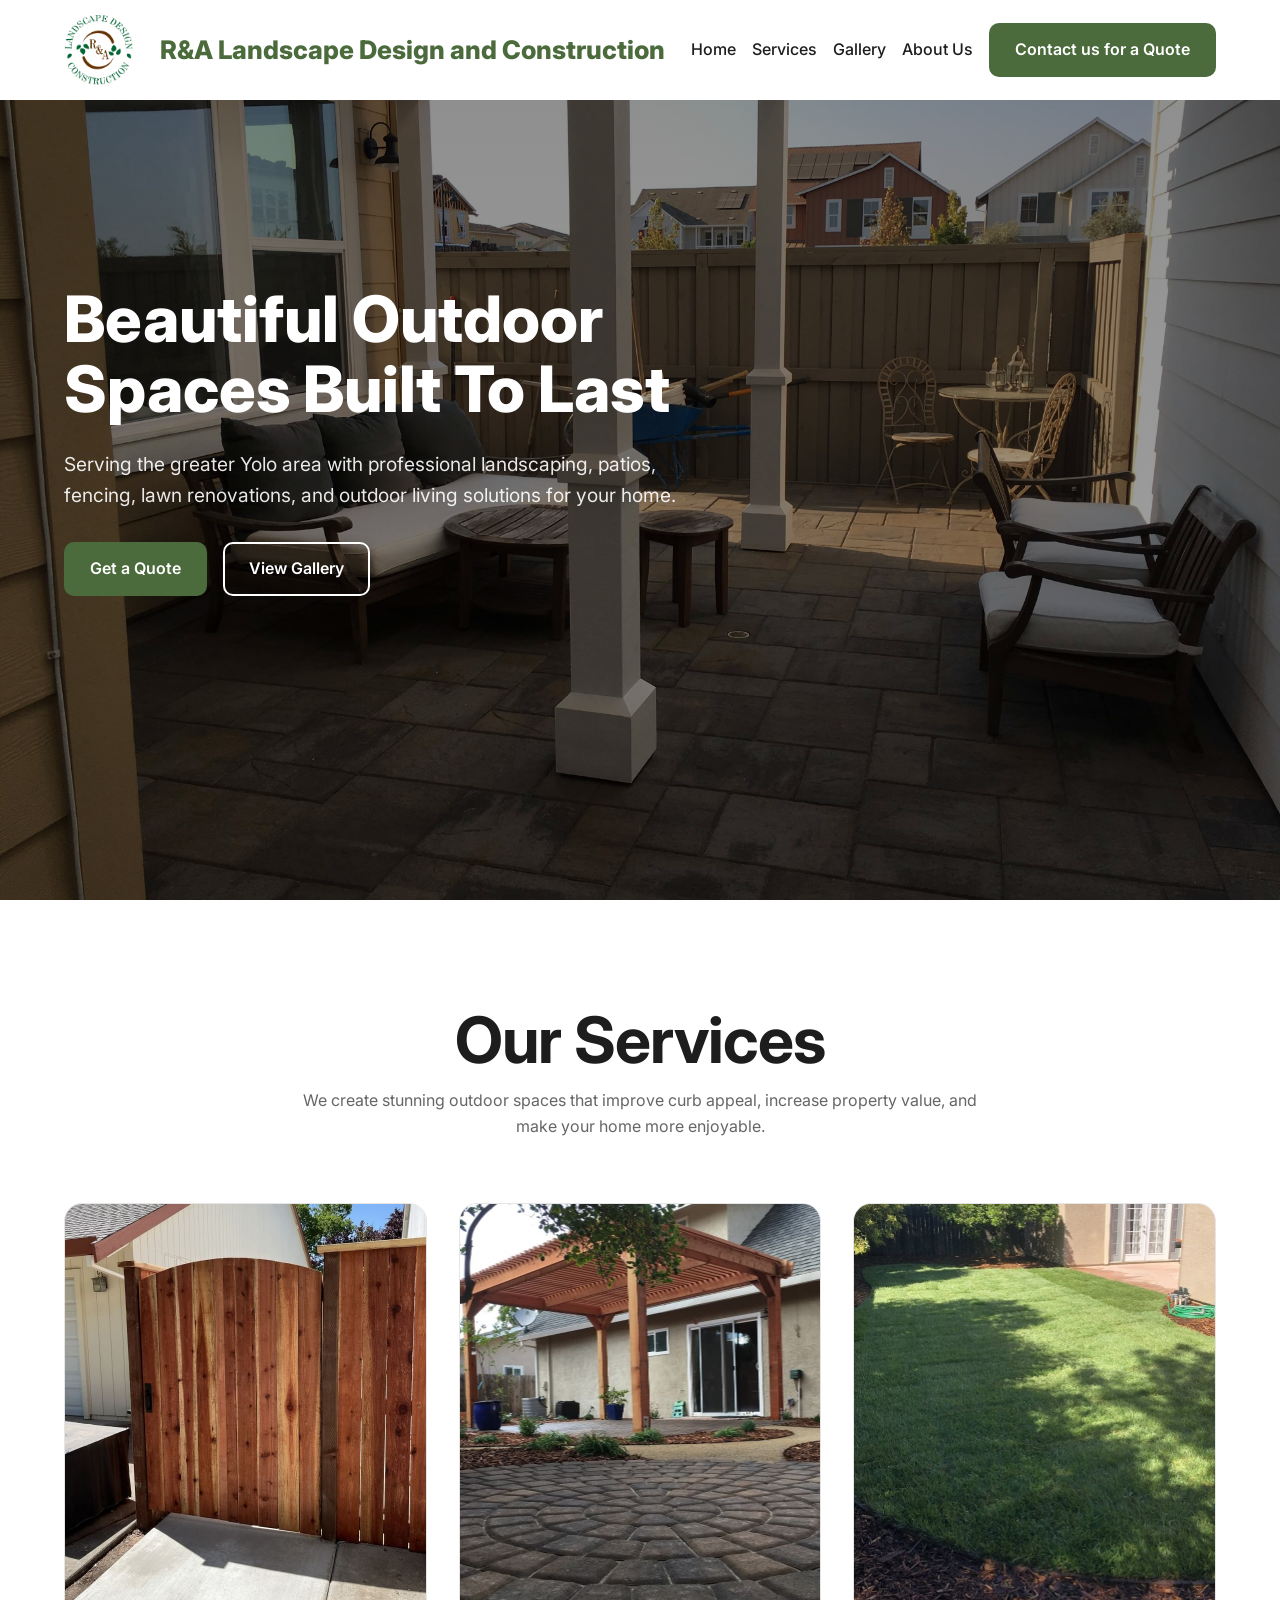
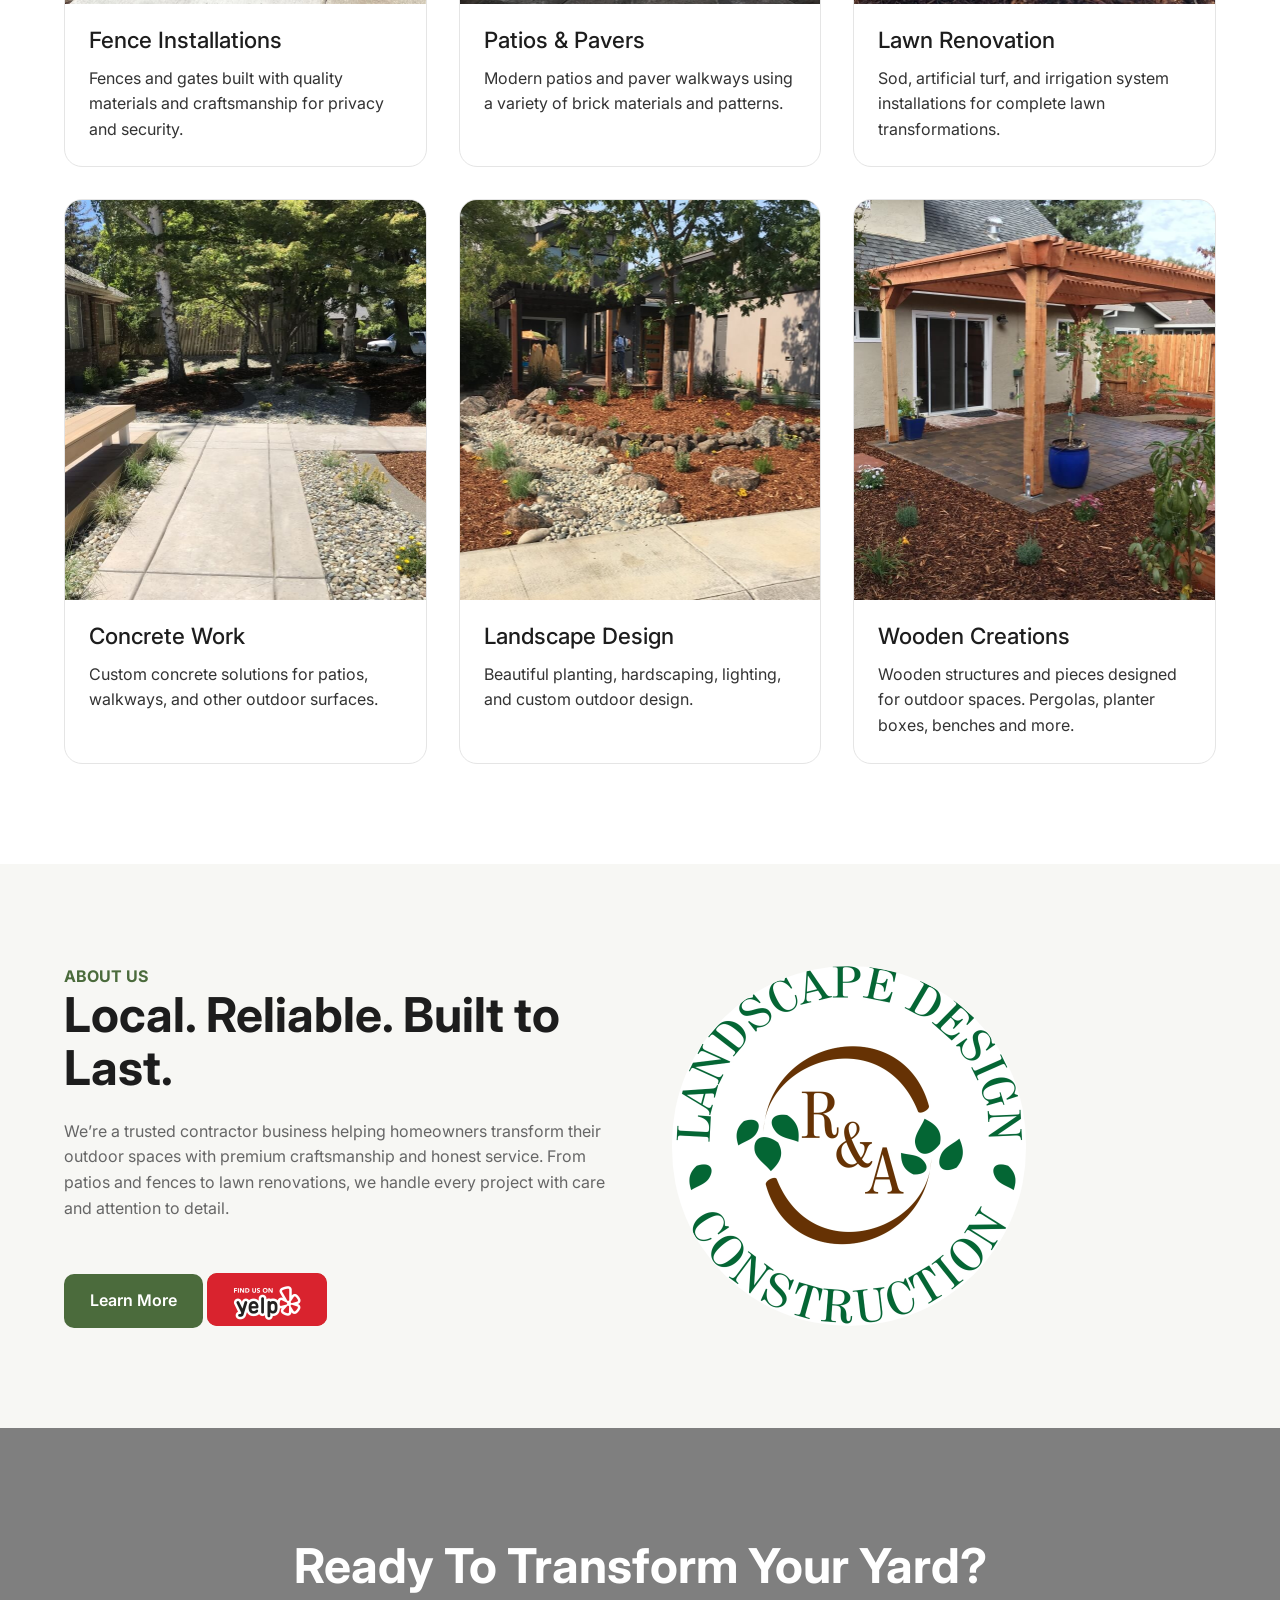
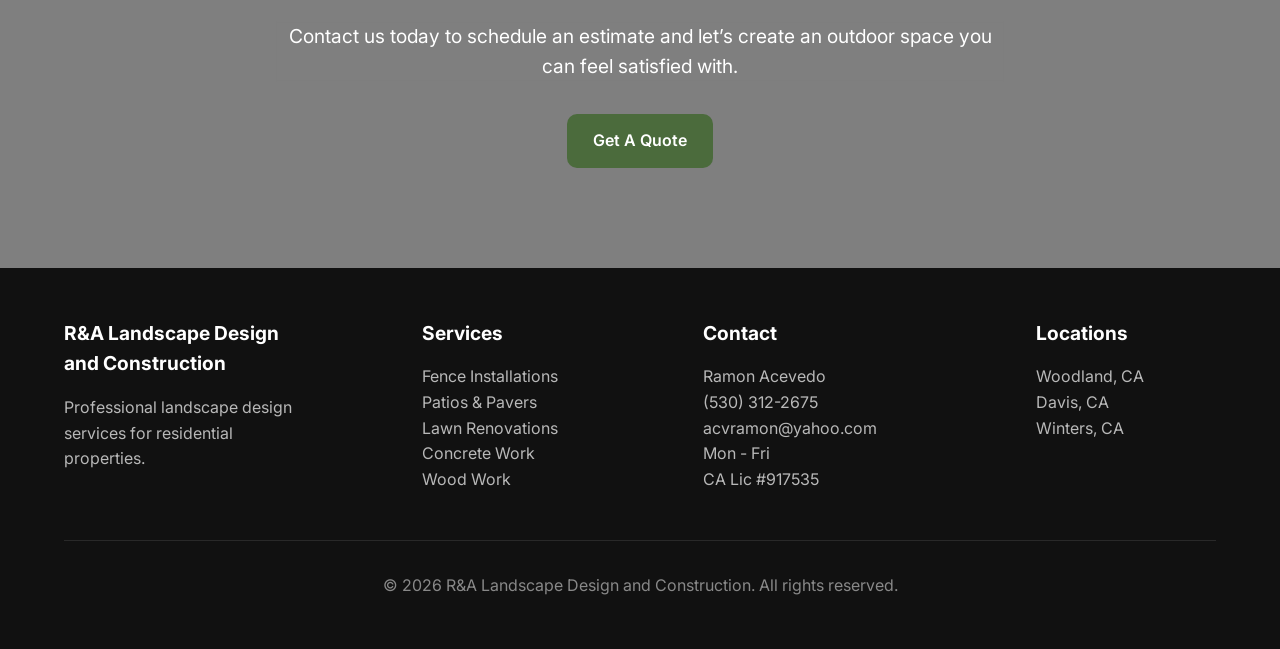
<file: Website/index.html>
<!doctype html>
<html lang="en">
  <head>
    <meta charset="UTF-8" />
    <meta name="viewport" content="width=device-width, initial-scale=1.0" />
    <title>R&A Landscape Design and Construction | Woodland, Davis, & Winters, CA</title>
    <link rel="icon" type="image/x-icon" href="assets/logoicon2.ico" />

    <!-- Google Fonts -->
    <link rel="preconnect" href="https://fonts.googleapis.com" />
    <link rel="preconnect" href="https://fonts.gstatic.com" crossorigin />

    <link
      href="https://fonts.googleapis.com/css2?family=Inter:wght@400;500;600;700;800&display=swap"
      rel="stylesheet"
    />

    <!-- CSS -->
    <link rel="stylesheet" href="css/styles.css" />
  </head>

  <body>
    <!-- HEADER -->
    <header>
      <div class="container navbar">
        <div class="logoimg">
          <img src="assets/img/landscape.png" alt="Company Logo" />
        </div>
        <div class="logo">R&A Landscape Design and Construction</div>

        <button class="nav-toggle" aria-label="Toggle navigation" aria-expanded="false">
          <span></span>
          <span></span>
          <span></span>
        </button>

        <div class="nav-actions">
          <ul class="nav-links">
            <li><a href="index.html">Home</a></li>
            <li><a href="index.html#services">Services</a></li>
            <li><a href="gallery.html">Gallery</a></li>
            <li><a href="about.html">About Us</a></li>
          </ul>

          <a href="quotes.html" class="btn">Contact us for a Quote</a>
        </div>
      </div>
    </header>

    <!-- HERO -->
    <section class="hero">
      <div class="container">
        <div class="hero-content">
          <h1>Beautiful Outdoor Spaces Built To Last</h1>

          <p>
            Serving the greater Yolo area with professional landscaping, patios, fencing, lawn renovations, and
            outdoor living solutions for your home.
          </p>

          <div class="hero-buttons">
            <a href="quotes.html" class="btn">Get a Quote</a>
            <a href="gallery.html" class="btn-outline" style="text-align: center;">View Gallery</a>
          </div>
        </div>
      </div>
    </section>

    <!-- SERVICES -->
    <section id="services">
      <div class="container">
        <div class="section-title">
          <h2>Our Services</h2>

          <p>
            We create stunning outdoor spaces that improve curb appeal, increase
            property value, and make your home more enjoyable.
          </p>
        </div>

        <div class="services-grid">
          <div class="service-card">
            <img
              src="./assets/img/fence2.jpg"
              alt="Redwood Fence Installation"
            />

            <div class="service-content">
              <h3>Fence Installations</h3>

              <p>
                Fences and gates built with quality
                materials and craftsmanship for privacy and security.
              </p>
            </div>
          </div>

          <div class="service-card">
            <img
              src="./assets/img/circularpavers.jpg"
              alt="Paver Brick Patio Installation"
            />

            <div class="service-content">
              <h3>Patios & Pavers</h3>

              <p>
                Modern patios and paver walkways using a variety of brick materials and patterns.
              </p>
            </div>
          </div>

          <div class="service-card">
            <img
              src="./assets/img/newsod.jpg"
              alt="Lawn Renovation with Sod Installation"
            />

            <div class="service-content">
              <h3>Lawn Renovation</h3>

              <p>
                Sod, artificial turf, and irrigation system installations for complete lawn
                transformations.
              </p>
            </div>
          </div>

          <div class="service-card">
            <img
              src="./assets/img/concretework.jpg"
              alt="Concrete Pathway Installation"
            />

            <div class="service-content">
              <h3>Concrete Work</h3>

              <p>
                Custom concrete solutions for patios, walkways, and other outdoor surfaces.
              </p>
            </div>
          </div>

          <div class="service-card">
            <img
              src="./assets/img/riverrock.jpg"
              alt="Redesigned front yard"
            />

            <div class="service-content">
              <h3>Landscape Design</h3>

              <p>
                Beautiful planting, hardscaping, lighting, and custom outdoor
                design.
              </p>
            </div>
          </div>

          <div class="service-card">
            <img
              src="./assets/img/woodwork.jpg"
              alt="Wooden Creations"
            />

            <div class="service-content">
              <h3>Wooden Creations</h3>

              <p>
                Wooden structures and pieces designed for outdoor spaces. Pergolas, planter boxes, benches and more.
              </p>
            </div>
          </div>
        </div>
      </div>
    </section>

    <!-- ABOUT -->
    <section class="about">
      <div class="container about-wrapper">
        <div class="about-text">
          <span class="about-label">ABOUT US</span>

          <h2>Local. Reliable. Built to Last.</h2>

          <p>
            We’re a trusted contractor business helping homeowners transform
            their outdoor spaces with premium craftsmanship and honest service.
            From patios and fences to lawn renovations, we handle every project
            with care and attention to detail.
          </p>

          <a href="about.html" class="btn" style="max-width: 140.15px;">Learn More</a>
          <a href="https://www.yelp.com/biz/r-and-a-landscape-design-and-construction-woodland?osq=Landscaping&override_cta=Request+pricing+%26+availability" target="_blank" rel="noopener noreferrer" class="yelp-btn"><img src="assets/img/yelp.png" alt="Yelp button"></a>
        </div>

        <div>
          <img
            src="assets/img/landscape.png"
            alt="about us image"
          />
        </div>
      </div>
    </section>

    <!-- CTA -->
    <section class="cta">
      <div class="container">
        <h2>Ready To Transform Your Yard?</h2>

        <p>
          Contact us today to schedule an estimate and let’s create an outdoor space
          you can feel satisfied with.
        </p>

        <a href="quotes.html" class="btn">Get A  Quote</a>
      </div>
    </section>

    <!-- FOOTER -->
    <footer>
      <div class="container">
        <div class="footer-grid">
          <div class="footer-col">
            <h4>R&A Landscape Design and Construction</h4>

            <p>
              Professional landscape design services for
              residential properties.
            </p>
          </div>

          <div class="footer-col">
            <h4>Services</h4>

            <p>Fence Installations</p>
            <p>Patios & Pavers</p>
            <p>Lawn Renovations</p>
            <p>Concrete Work</p>
            <p>Wood Work</p>
          </div>

          <div class="footer-col">
            <h4>Contact</h4>

            <p>Ramon Acevedo</p>
            <p>(530) 312-2675</p>
            <p>acvramon@yahoo.com</p>
            <p>Mon - Fri</p>
            <p>CA Lic #917535</p>
          </div>

          <div class="footer-col">
            <h4>Locations</h4>

            <p>Woodland, CA</p>
            <p>Davis, CA</p>
            <p>Winters, CA</p>
          </div>
        </div>

        <div class="footer-bottom">
          © 2026 R&A Landscape Design and Construction. All rights reserved.
        </div>
      </div>
    </footer>

    <!-- JS -->
    <script src="js/scripts.js"></script>
  </body>
</html>
</file>
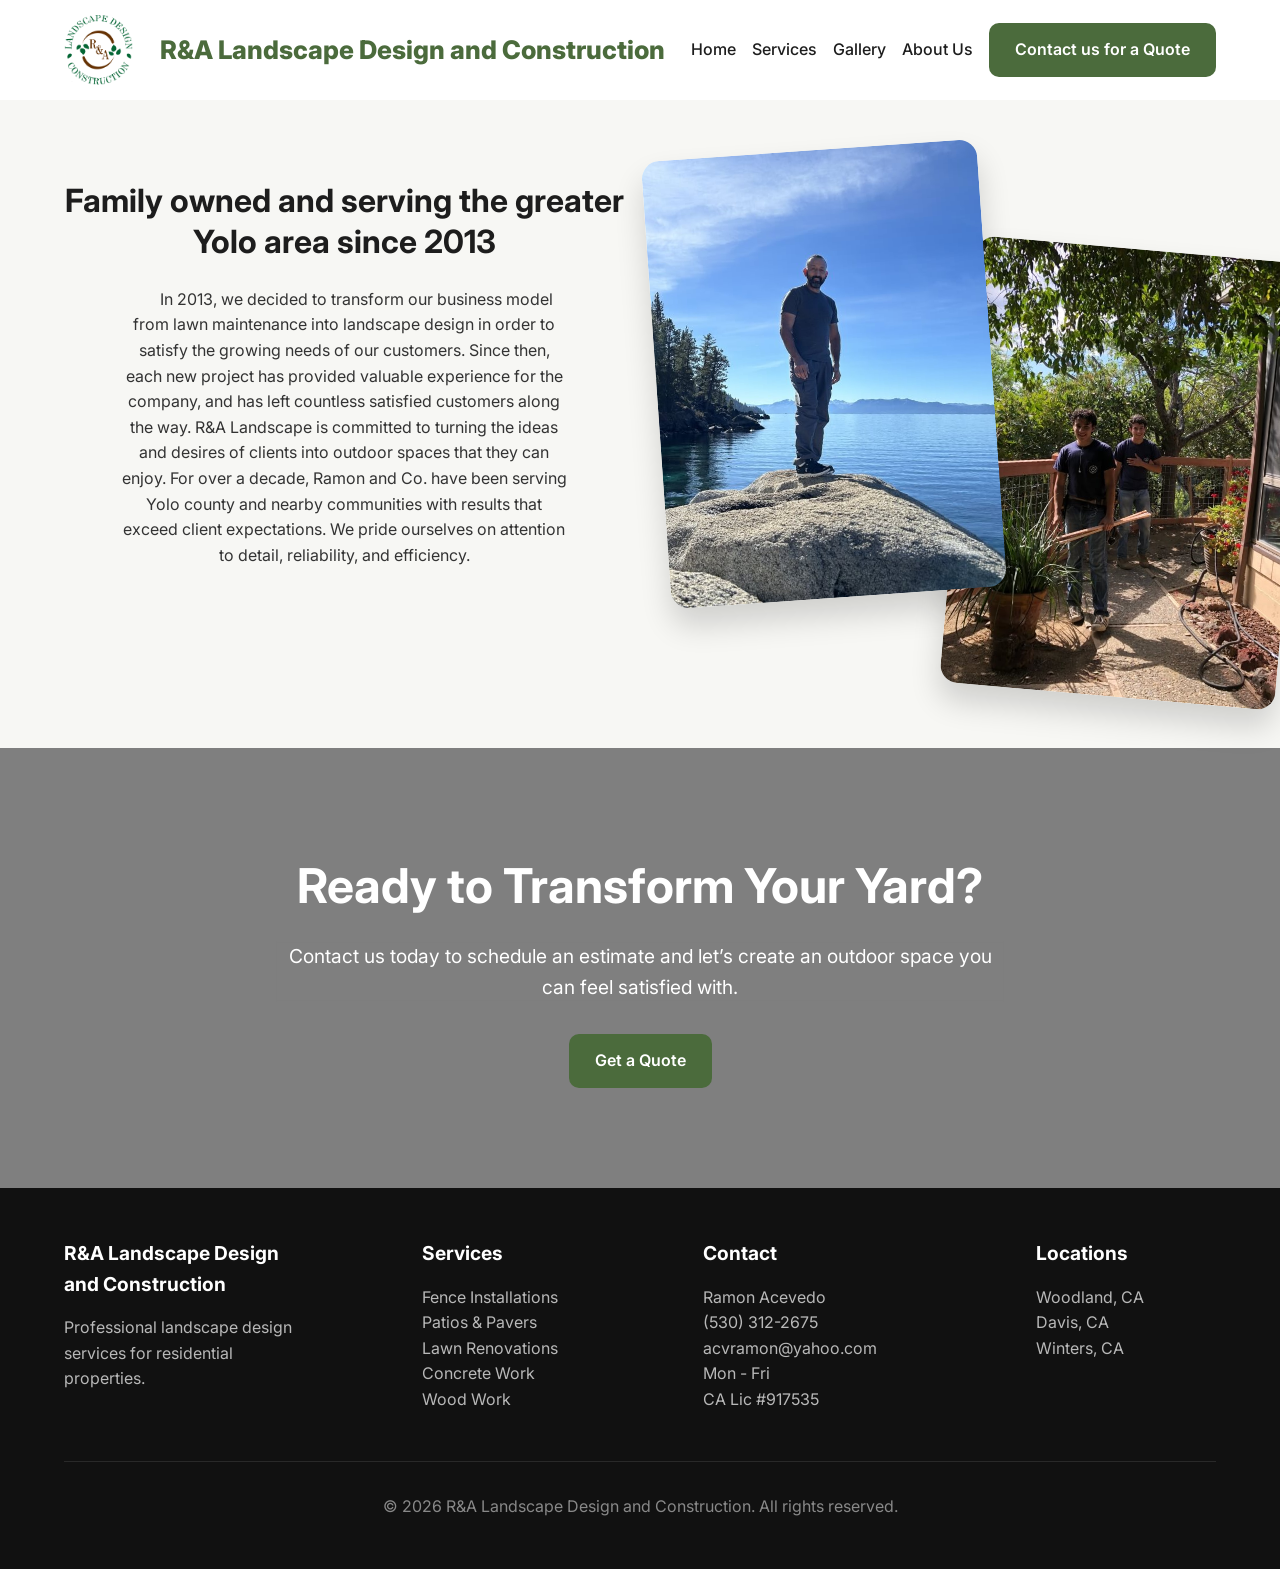
<file: Website/about.html>
<!doctype html>
<html lang="en">
  <head>
    <meta charset="UTF-8" />
    <meta name="viewport" content="width=device-width, initial-scale=1.0" />
    <title>About Us | R&A Landscape Design</title>
    <link rel="icon" type="image/x-icon" href="assets/logoicon2.ico" />

    <meta
      name="description"
      content="R&A Landscape Design and Construction - Fences, patios, lawn renovations, landscape design and outdoor construction services."
    />

    <!-- Google Fonts -->
    <link rel="preconnect" href="https://fonts.googleapis.com" />
    <link rel="preconnect" href="https://fonts.gstatic.com" crossorigin />

    <link
      href="https://fonts.googleapis.com/css2?family=Inter:wght@400;500;600;700;800&display=swap"
      rel="stylesheet"
    />

    <!-- CSS -->
    <link rel="stylesheet" href="css/styles.css" />
  </head>

  <body>
    <!-- HEADER -->
    <header>
      <div class="container navbar">
        <div class="logoimg">
          <img src="assets/img/landscape.png" alt="Company Logo" />
        </div>
        <div class="logo">R&A Landscape Design and Construction</div>

        <button class="nav-toggle" aria-label="Toggle navigation" aria-expanded="false">
          <span></span>
          <span></span>
          <span></span>
        </button>

        <div class="nav-actions">
          <ul class="nav-links">
            <li><a href="index.html">Home</a></li>
            <li><a href="index.html#services">Services</a></li>
            <li><a href="gallery.html">Gallery</a></li>
            <li><a href="about.html">About Us</a></li>
          </ul>

          <a href="quotes.html" class="btn">Contact us for a Quote</a>
        </div>
      </div>
    </header>

    <!-- ABOUT US-->
    <section class="aboutus">
      <div class="container aboutus-wrapper">
        <div class="aboutus-text">
          <h3>Family owned and serving the greater Yolo area since 2013</h3>

          <p>
            In 2013, we decided to transform our business model from lawn maintenance
            into landscape design in order to satisfy the growing needs of our customers. Since then, each new project
            has provided valuable experience for the company, and has left countless satisfied customers along the way.
            R&A Landscape is committed to turning the ideas and desires of clients into outdoor spaces that they can enjoy.
            
            For over a decade, Ramon and Co. have been serving Yolo county and nearby communities with results that exceed client expectations.
            We pride ourselves on attention to detail, reliability, and efficiency.
          </p>
        </div>

        <div class="aboutus-images">
          <img src="assets/img/aboutus.jpg" alt="About Us Picture" class="aboutus-img-main" />
          <img src="assets/img/aboutus2.jpg" alt="About Us Picture 2" class="aboutus-img-offset" />
        </div>
      </div>
    </section>

    <!-- CTA -->
    <section class="cta">
      <div class="container">
        <h2>Ready to Transform Your Yard?</h2>

        <p>
          Contact us today to schedule an estimate and let’s create an outdoor space you can feel satisfied with.
        </p>

        <a href="quotes.html" class="btn"> Get a Quote </a>
      </div>
    </section>

    <!-- FOOTER -->
    <footer>
      <div class="container">
        <div class="footer-grid">
          <div class="footer-col">
            <h4>R&A Landscape Design and Construction</h4>

            <p>
              Professional landscape design services for
              residential properties.
            </p>
          </div>

          <div class="footer-col">
            <h4>Services</h4>

            <p>Fence Installations</p>
            <p>Patios & Pavers</p>
            <p>Lawn Renovations</p>
            <p>Concrete Work</p>
            <p>Wood Work</p>
          </div>

          <div class="footer-col">
            <h4>Contact</h4>

            <p>Ramon Acevedo</p>
            <p>(530) 312-2675</p>
            <p>acvramon@yahoo.com</p>
            <p>Mon - Fri</p>
            <p>CA Lic #917535</p>
          </div>

          <div class="footer-col">
            <h4>Locations</h4>

            <p>Woodland, CA</p>
            <p>Davis, CA</p>
            <p>Winters, CA</p>
          </div>
        </div>

        <div class="footer-bottom">
          © 2026 R&A Landscape Design and Construction. All rights reserved.
        </div>
      </div>
    </footer>

    <!-- JS -->
    <script src="js/scripts.js"></script>
  </body>
</html>
</file>
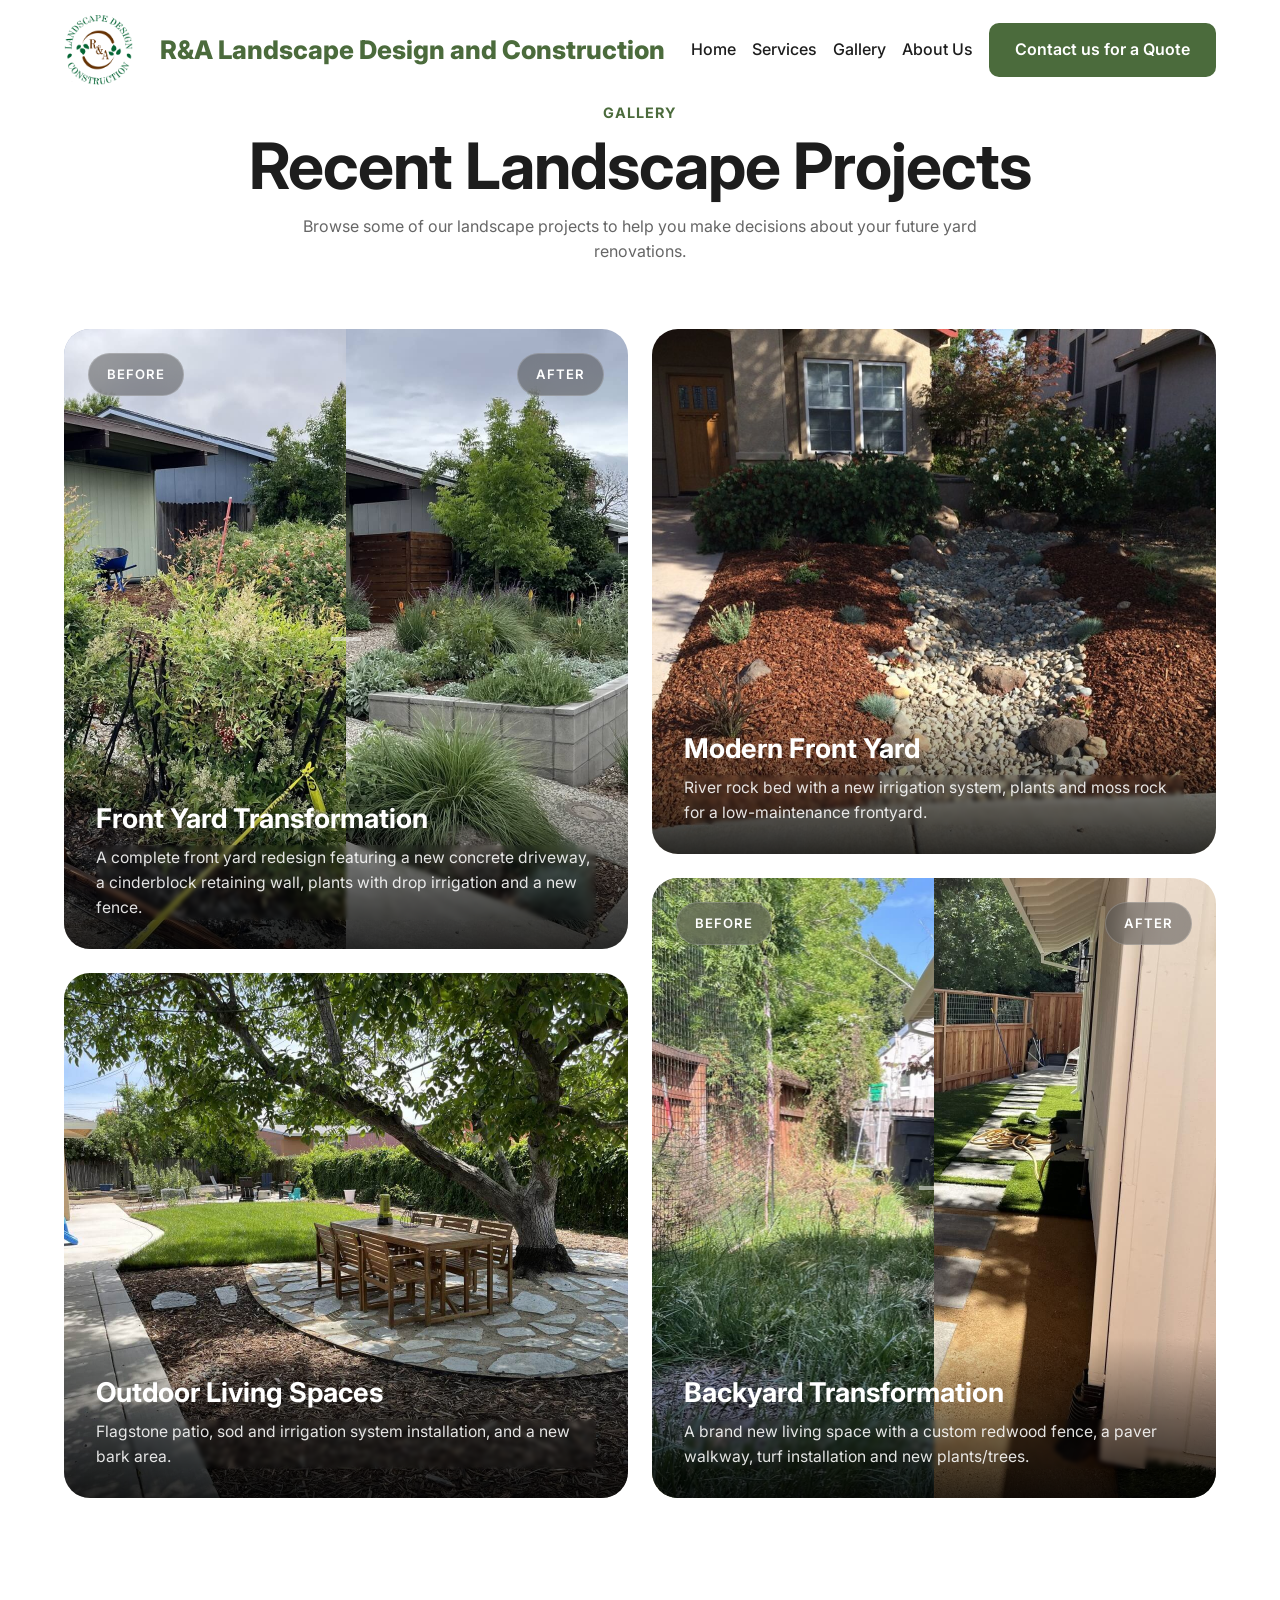
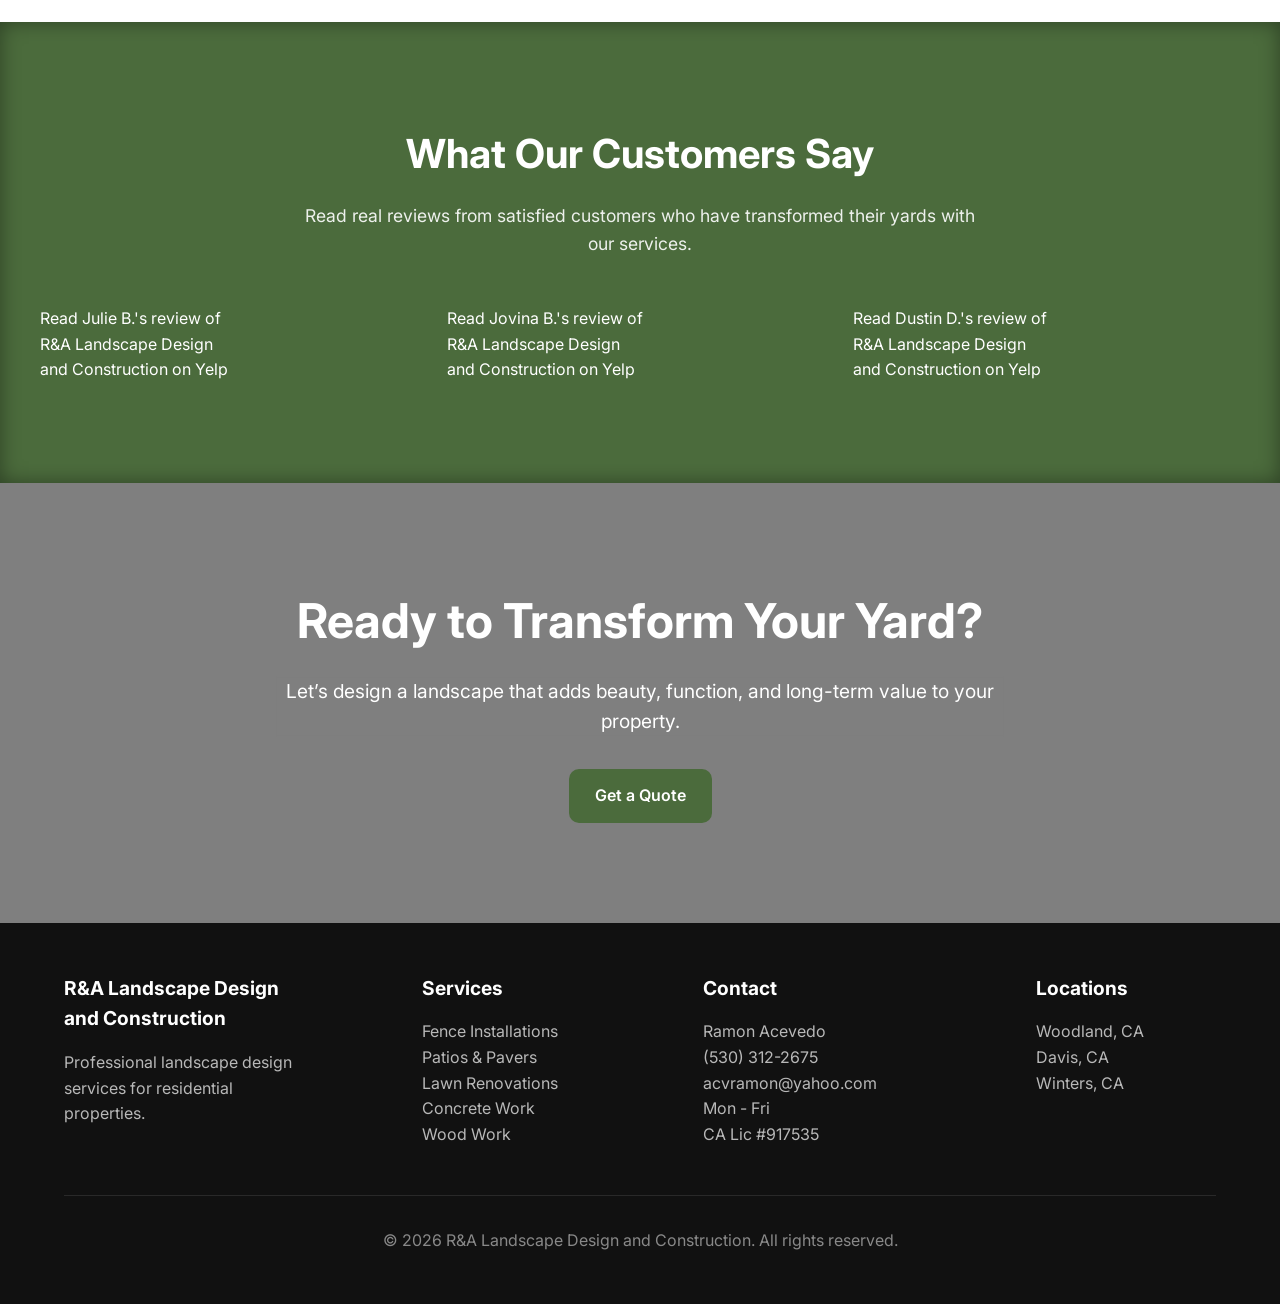
<file: Website/gallery.html>
<!doctype html>
<html lang="en">
  <head>
    <meta charset="UTF-8" />
    <meta name="viewport" content="width=device-width, initial-scale=1.0" />
    <title>Project Gallery | R&A Landscape Design</title>
    <link rel="icon" type="image/x-icon" href="assets/logoicon2.ico" />

    <!-- Fonts -->
    <link rel="preconnect" href="https://fonts.googleapis.com" />
    <link rel="preconnect" href="https://fonts.gstatic.com" crossorigin />

    <link
      href="https://fonts.googleapis.com/css2?family=Inter:wght@400;500;600;700;800&display=swap"
      rel="stylesheet"
    />

    <!-- Main CSS -->
    <link rel="stylesheet" href="css/styles.css" />
  </head>

  <body>
    <!-- HEADER -->
    <header>
      <div class="container navbar">
        <div class="logoimg">
          <img src="assets/img/landscape.png" alt="Company Logo" />
        </div>
        <div class="logo">R&A Landscape Design and Construction</div>

        <button class="nav-toggle" aria-label="Toggle navigation" aria-expanded="false">
          <span></span>
          <span></span>
          <span></span>
        </button>

        <div class="nav-actions">
          <ul class="nav-links">
            <li><a href="index.html">Home</a></li>
            <li><a href="index.html#services">Services</a></li>
            <li><a href="gallery.html">Gallery</a></li>
            <li><a href="about.html">About Us</a></li>
          </ul>

          <a href="quotes.html" class="btn">Contact us for a Quote</a>
        </div>
      </div>
    </header>

    <!-- GALLERY -->
    <section>
      <div class="container">
        <div class="section-title">
          <span> Gallery </span>

          <h2>Recent Landscape Projects</h2>

          <p>
            Browse some of our landscape projects to help you make decisions about your future yard renovations.
          </p>
        </div>

        <div class="gallery-grid">

          <!-- BEFORE / AFTER -->
          <div class="gallery-card">
            <div class="before-after-container">
              <img
                src="assets/img/frontafter.jpg"
                alt="After landscape renovation"
                class="after-image"
              />

              <span class="after-label"> After </span>

              <div class="before-wrapper">
                <span class="before-label"> Before </span>

                <img
                  src="assets/img/frontbefore.jpg"
                  alt="Before landscape renovation"
                  class="before-image"
                />
              </div>

              <input type="range" min="0" max="100" value="50" class="slider" />
            </div>

            <div class="gallery-content">
              <h3>Front Yard Transformation</h3>

              <p>
                A complete front yard redesign featuring a new concrete driveway, a cinderblock retaining wall, plants with drop irrigation and a new fence.
              </p>
            </div>
          </div>

          <!-- PROJECT -->
          <div class="gallery-card">
            <img
              src="assets/img/lawn&patio.jpg"
              alt="backyard landscape"
              class="gallery-image"
            />

            <div class="gallery-content">
              <h3>Outdoor Living Spaces</h3>

              <p>
                Flagstone patio, sod and irrigation system installation, and
                a new bark area.
              </p>
            </div>
          </div>

          <!-- PROJECT -->
          <div class="gallery-card">
            <img
              src="assets/img/rockscape.jpg"
              alt="Stone patio with pergola"
              class="gallery-image"
            />

            <div class="gallery-content">
              <h3>Modern Front Yard</h3>

              <p>
                River rock bed with a new irrigation system, plants and moss rock for a low-maintenance frontyard.
              </p>
            </div>
          </div>

          <!-- BEFORE / AFTER -->
          <div class="gallery-card">
            <div class="before-after-container">
              <img
                src="assets/img/afteryard.jpg"
                alt="After landscape renovation"
                class="after-image"
              />

              <span class="after-label"> After </span>

              <div class="before-wrapper">
                <span class="before-label"> Before </span>

                <img
                  src="assets/img/beforeyard.jpg"
                  alt="Before landscape renovation"
                  class="before-image"
                />
              </div>

              <input type="range" min="0" max="100" value="50" class="slider" />
            </div>

            <div class="gallery-content">
              <h3>Backyard Transformation</h3>

              <p>
                A brand new living space with a custom redwood fence, a paver walkway, turf installation and new plants/trees.
              </p>
            </div>
          </div>
        </div>
      </div>
    </section>

    <!-- YELP REVIEWS -->
    <section class="yelp-reviews">
      <div class="container">
        <h2>What Our Customers Say</h2>
        <p>Read real reviews from satisfied customers who have transformed their yards with our services.</p>
      </div>
     <div style="
     display: grid;
     grid-template-columns: repeat(auto-fit, minmax(300px, 1fr));
      gap: 20px;
      width: 100%;
      max-width: 1200px;
      margin: 0 auto;
      ">
    
      <div style="max-width: 500px; width: 100%; display: block;">
       <span class="yelp-review" data-review-id="v44V8CVxfP5wjBfe1qatlA" data-hostname="www.yelp.com">Read <a href="https://www.yelp.com/user_details?userid=fmo1OrvTnkOH9fWA0VN0aw" rel="nofollow noopener">Julie B.</a>'s <a href="https://www.yelp.com/biz/r-and-a-landscape-design-and-construction-woodland?hrid=v44V8CVxfP5wjBfe1qatlA" rel="nofollow noopener">review</a> of <a href="https://www.yelp.com/biz/Clllwhr9L3O_51kgTlfyjQ" rel="nofollow noopener">R&A Landscape Design and Construction</a> on <a href="https://www.yelp.com" rel="nofollow noopener">Yelp</a></span>
      </div>

     <div style="max-width: 500px; width: 100%; display: block;">
       <span class="yelp-review" data-review-id="B3mUjmsly_7Wblila3J86w" data-hostname="www.yelp.com">Read <a href="https://www.yelp.com/user_details?userid=uxSrmuDywuqbAyEtWPtnMw" rel="nofollow noopener">Jovina B.</a>'s <a href="https://www.yelp.com/biz/r-and-a-landscape-design-and-construction-woodland?hrid=B3mUjmsly_7Wblila3J86w" rel="nofollow noopener">review</a> of <a href="https://www.yelp.com/biz/Clllwhr9L3O_51kgTlfyjQ" rel="nofollow noopener">R&A Landscape Design and Construction</a> on <a href="https://www.yelp.com" rel="nofollow noopener">Yelp</a></span>
      </div>

      <div style="max-width: 500px; width: 100%; display: block;">
       <span class="yelp-review" data-review-id="RYNsQ47dpMW8WY9up6zC4w" data-hostname="www.yelp.com">Read <a href="https://www.yelp.com/user_details?userid=bcWjPh3hwAPURYWdGre5Jg" rel="nofollow noopener">Dustin D.</a>'s <a href="https://www.yelp.com/biz/r-and-a-landscape-design-and-construction-woodland?hrid=RYNsQ47dpMW8WY9up6zC4w" rel="nofollow noopener">review</a> of <a href="https://www.yelp.com/biz/Clllwhr9L3O_51kgTlfyjQ" rel="nofollow noopener">R&A Landscape Design and Construction</a> on <a href="https://www.yelp.com" rel="nofollow noopener">Yelp</a></span>
     </div>
     <script src="https://www.yelp.com/embed/widgets.js" type="text/javascript" async></script> 
    </section>

    <!-- CTA -->
    <section class="cta">
      <div class="container">
        <h2>Ready to Transform Your Yard?</h2>

        <p>
          Let’s design a landscape that adds beauty, function, and long-term
          value to your property.
        </p>

        <a href="quotes.html" class="btn"> Get a Quote </a>
      </div>
    </section>

    <!-- FOOTER -->
    <footer>
      <div class="container">
        <div class="footer-grid">
          <div class="footer-col">
            <h4>R&A Landscape Design and Construction</h4>

            <p>
              Professional landscape design services for
              residential properties.
            </p>
          </div>

          <div class="footer-col">
            <h4>Services</h4>

            <p>Fence Installations</p>
            <p>Patios & Pavers</p>
            <p>Lawn Renovations</p>
            <p>Concrete Work</p>
            <p>Wood Work</p>
          </div>

          <div class="footer-col">
            <h4>Contact</h4>

            <p>Ramon Acevedo</p>
            <p>(530) 312-2675</p>
            <p>acvramon@yahoo.com</p>
            <p>Mon - Fri</p>
            <p>CA Lic #917535</p>
          </div>

          <div class="footer-col">
            <h4>Locations</h4>

            <p>Woodland, CA</p>
            <p>Davis, CA</p>
            <p>Winters, CA</p>
          </div>
        </div>

        <div class="footer-bottom">
          © 2026 R&A Landscape Design and Construction. All rights reserved.
        </div>
      </div>
    </footer>

    <!-- JS -->
    <script src="js/scripts.js"></script>
  </body>
</html>
</file>
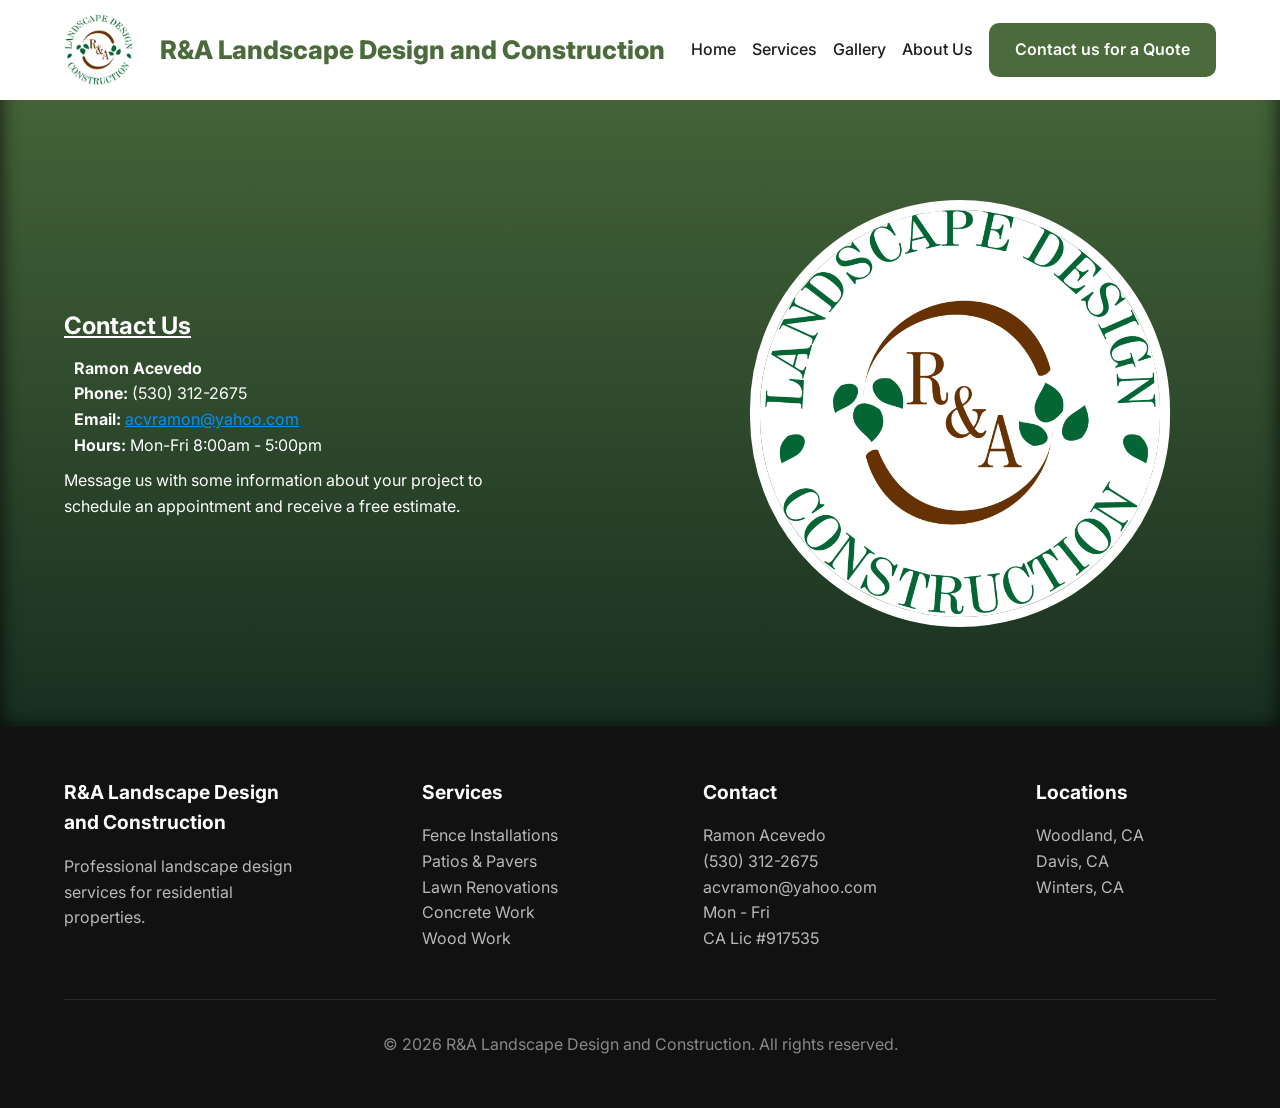
<file: Website/quotes.html>
<!doctype html>
<html lang="en">
  <head>
    <meta charset="UTF-8" />
    <meta name="viewport" content="width=device-width, initial-scale=1.0" />
    <title>Contact | R&A Landscape Design</title>
    <link rel="icon" type="image/x-icon" href="assets/logoicon2.ico" />

    <meta
      name="description"
      content="R&A Landscape Design and Construction - Fences, patios, lawn renovations, landscape design and outdoor construction services."
    />

    <!-- Google Fonts -->
    <link rel="preconnect" href="https://fonts.googleapis.com" />
    <link rel="preconnect" href="https://fonts.gstatic.com" crossorigin />

    <link
      href="https://fonts.googleapis.com/css2?family=Inter:wght@400;500;600;700;800&display=swap"
      rel="stylesheet"
    />

    <!-- CSS -->
    <link rel="stylesheet" href="css/styles.css" />
  </head>

  <body>
    <!-- HEADER -->
    <header>
      <div class="container navbar">
        <div class="logoimg">
          <img src="assets/img/landscape.png" alt="Company Logo" />
        </div>
        <div class="logo">R&A Landscape Design and Construction</div>

        <button class="nav-toggle" aria-label="Toggle navigation" aria-expanded="false">
          <span></span>
          <span></span>
          <span></span>
        </button>

        <div class="nav-actions">
          <ul class="nav-links">
            <li><a href="index.html">Home</a></li>
            <li><a href="index.html#services">Services</a></li>
            <li><a href="gallery.html">Gallery</a></li>
            <li><a href="about.html">About Us</a></li>
          </ul>

          <a href="quotes.html" class="btn">Contact us for a Quote</a>
        </div>
      </div>
    </header>

     <!-- CONTACT -->
     <div class="main-content">
      <section class="appointments">
        <div class="container">
          <div class="contact-row">
           
            <!-- CONTACT DETAILS -->
            <div class="contact-col contact-col-left" style="flex:1 1 320px;">
              <h2><u>Contact Us</u></h2>
              <ul class="contact-list" style="list-style:none; padding: 10px;">
                <li><strong>Ramon Acevedo</strong></li>
                <li><strong>Phone:</strong> <a href="tel:+15303122675">(530) 312-2675</a></li>
                <li><strong>Email:</strong> <a href="mailto:acvramon@yahoo.com" style="color: rgb(0, 145, 255); text-decoration: underline;">acvramon@yahoo.com</a></li>
                <li><strong>Hours:</strong> Mon-Fri 8:00am - 5:00pm</li>
              </ul>
              <p style="max-width: 450px">Message us with some information about your project to schedule an appointment and receive a free estimate.</p>
            </div>

            <div class="contact-col contact-col-right" style="flex:1 1 320px;">
              <div class="contact">
                <img src="assets/img/landscape.png" alt="R&A Landscape"/>
              </div>
            </div>
          </div>
        </div>
      </section>
   </div>

    <!-- FOOTER -->
    <footer>
      <div class="container">
        <div class="footer-grid">
          <div class="footer-col">
            <h4>R&A Landscape Design and Construction</h4>

            <p>
              Professional landscape design services for
              residential properties.
            </p>
          </div>

          <div class="footer-col">
            <h4>Services</h4>

            <p>Fence Installations</p>
            <p>Patios & Pavers</p>
            <p>Lawn Renovations</p>
            <p>Concrete Work</p>
            <p>Wood Work</p>
          </div>

          <div class="footer-col">
            <h4>Contact</h4>

            <p>Ramon Acevedo</p>
            <p>(530) 312-2675</p>
            <p>acvramon@yahoo.com</p>
            <p>Mon - Fri</p>
            <p>CA Lic #917535</p>
          </div>

          <div class="footer-col">
            <h4>Locations</h4>

            <p>Woodland, CA</p>
            <p>Davis, CA</p>
            <p>Winters, CA</p>
          </div>
        </div>

        <div class="footer-bottom">
          © 2026 R&A Landscape Design and Construction. All rights reserved.
        </div>
      </div>
    </footer>

    <!--JS-->
    <script src="js/scripts.js"></script>
  </body>
</html>
</file>
<file: Website/css/styles.css>
* {
  margin: 0;
  padding: 0;
  box-sizing: border-box;
  -webkit-text-size-adjust: 100%;
}

html,
body {
  min-height: 100%;
}

:root {
  --green: #4b6b3c;
  --dark: #1d1d1d;
  --light: #f7f7f4;
  --gray: #666;
  --darkgray: #333;
  --border: #e5e5e5;
  --red: #c0392b;
}

body {
  font-family: "Inter", sans-serif;
  color: var(--dark);
  background: rgb(255, 255, 255);
  line-height: 1.6;
}

img,
svg {
  display: block;
  max-width: 100%;
  height: auto;
}

a {
  text-decoration: none;
  color: inherit;
}

h3 {
  font-size: 2rem;
  line-height: 1.1;
  margin-bottom: 1.5rem;
  font-weight: 500;
}

.container {
  width: min(1200px, 90%);
  margin: auto;
}

/* NAVBAR */

header {
  position: fixed;
  width: 100%;
  top: 0;
  left: 0;
  z-index: 1000;
  background: rgb(255, 255, 255);
  backdrop-filter: blur(10px);
  -webkit-backdrop-filter: blur(10px);
  border-top: 10px solid rgb(255, 255, 255);
  border-bottom: 10px solid rgb(255, 255, 255);
}

.navbar {
  height: 80px;
  display: flex;
  align-items: center;
  justify-content: space-between;
  gap: 1.5rem;
}

.logoimg {
  display: flex;
  width: 70px;
  height: 70px;
}

.logo {
  font-size: 1.6rem;
  font-weight: 800;
  color: var(--green);
}

.nav-toggle {
  display: none;
  gap: 5px;
  flex-direction: column;
  align-items: center;
  justify-content: center;
  width: 48px;
  height: 48px;
  background: var(--green);
  border: none;
  border-radius: 14px;
  color: white;
  cursor: pointer;
  box-shadow: 0 10px 25px rgba(0, 0, 0, 0.16);
}

.nav-toggle span {
  display: flex;
  width: 25px;
  height: 3px;
  background: currentColor;
  border-radius: 200px;
}

.nav-actions {
  display: flex;
  align-items: center;
  gap: 1rem;
}

.nav-links {
  display: flex;
  gap: 1rem;
  list-style: none;
}

.nav-links a {
  font-weight: 500;
  transition: 0.3s;
}

.nav-links a:hover {
  color: var(--green);
}

.btn {
  display: inline-block;
  text-align: center;
  background: var(--green);
  color: rgb(255, 255, 255);
  padding: 14px 26px;
  border-radius: 10px;
  font-weight: 600;
  transition: 0.3s;
}

.btn:hover {
  transform: translateY(-2px);
}

/* HERO */

.hero {
  height: 100vh;
  background:
    linear-gradient(rgba(0, 0, 0, 0.45), rgba(0, 0, 0, 0.35)),
    url(../assets/img/paverpatio.jpg)
      center/cover no-repeat;
  display: flex;
  align-items: center;
  color: white;
  padding-top: 80px;
}

.hero-content {
  max-width: 650px;
}

.hero h1 {
  font-size: 4rem;
  line-height: 1.1;
  margin-bottom: 1.5rem;
  font-weight: 800;
}

.hero p {
  font-size: 1.2rem;
  margin-bottom: 2rem;
  color: rgba(255, 255, 255, 0.9);
}

.hero-buttons {
  display: flex;
  gap: 1rem;
  flex-wrap: wrap;
}

.btn-outline {
  border: 2px solid white;
  padding: 12px 24px;
  border-radius: 10px;
  color: white;
  font-weight: 600;
  transition: 0.3s;
}

.btn-outline:hover {
  background: white;
  color: black;
  transform: translateY(-2px);
}

/* SECTION */

section {
  padding: 100px 0;
}

.section-title {
  text-align: center;
  margin-bottom: 4rem;
}

.section-title span {
  color: var(--green);
  font-weight: 700;
  letter-spacing: 1px;
  text-transform: uppercase;
  font-size: 0.9rem;
}

.section-title h2 {
  font-size: 2.7rem;
  margin-top: 0.5rem;
  margin-bottom: 1rem;
}

.section-title p {
  max-width: 700px;
  margin: auto;
  color: var(--gray);
}

/* SERVICES */

.services-grid {
  display: grid;
  grid-template-columns: repeat(auto-fit, minmax(350px, 1fr));
  gap: 2rem;
}

.service-card {
  background: rgb(255, 255, 255);
  border: 1px solid var(--border);
  border-radius: 18px;
  overflow: hidden;
  place-items: center;
  transition: 0.35s;
}

.service-card:hover {
  transform: translateY(-2px);
  box-shadow: 0 15px 40px rgba(0, 0, 0, 0.08);
}

.service-card img {
  width: 100%;
  height: 400px;
  object-fit: cover;
  object-position: center;
}

.service-content {
  padding: 1.5rem;
}

.service-content h3 {
  margin-bottom: 0.8rem;
  font-size: 1.4rem;
}

.service-content p {
  color: var(--darkgray);
}

/* ABOUT */

.about {
  background: var(--light);
}

.about-wrapper {
  display: grid;
  grid-template-columns: repeat(auto-fit, minmax(300px, 1fr));
  gap: 4rem;
  align-items: center;
}

.about img {
  border-radius: 200px;
  height: 360px;
  object-fit: contain;
}

.about-text h2 {
  font-size: 3rem;
  margin-bottom: 1.5rem;
  line-height: 1.1;
}

.about-text p {
  color: var(--gray);
  margin-bottom: 2rem;
}

.about-label {
  color: var(--green);
  font-weight: 700;
}

/* CTA */

.cta {
  background:
    linear-gradient(rgba(0, 0, 0, 0.5), rgba(0, 0, 0, 0.5)),
    url(https://images.unsplash.com/photo-1441974231531-c6227db76b6e?q=80&w=1400&auto=format&fit=crop)
      center/cover;     
  color: rgb(255, 255, 255);
  text-align: center;
  padding: 100px 20px;
}

.cta h2 {
  font-size: 3rem;
  margin-bottom: 1rem;
}

.cta p {
  font-size: 1.2rem;
  max-width: 730px;
  margin: auto;
  margin-bottom: 2rem;
  color: rgb(255, 255, 255);
  backdrop-filter: blur(1px);
}

/* FOOTER */

footer {
  background: #111;
  color: white;
  padding: 50px 0 50px 0;
}

.footer-grid {
  display: grid;
  grid-template-columns: repeat(auto-fit, minmax(250px, 1fr));
  gap: 3rem;
  margin-bottom: 3rem;
}

.footer-col {
  justify-self: center;
}

.footer-col h4 {
  margin-bottom: 1rem;
  font-size: 1.2rem;
}

.footer-col p,
.footer-col a {
  color: rgba(255, 255, 255, 0.7);
}

.footer-bottom {
  text-align: center;
  border-top: 1px solid rgba(255, 255, 255, 0.1);
  padding-top: 2rem;
  color: rgba(255, 255, 255, 0.5);
}

/* MOBILE */

@media (max-width: 900px) {
  header {
    border-top: 4px solid rgb(255, 255, 255);
    border-bottom: 10px solid rgb(255, 255, 255);
    position: sticky;
    top: 0;
  }

  .navbar {
    min-height: 90px;
    height: auto;
    padding: 0;
    flex-wrap: wrap;
    align-items: center;
    justify-content: space-between;
    gap: 0rem;
  }

  .logoimg {
    width: 52px;
    height: 52px;
  }

  .logo {
    font-size: 1rem;
    max-width: 190px;
  }

  .hero {
    min-height: 60vh;
    padding-top: 0px;
  }

  .hero h1 {
    font-size: 1.5rem;
  }

  .nav-toggle {
    display: flex;
    gap: 5px;
    flex-direction: column;
    align-items: center;
    justify-content: center;
    width: 48px;
    height: 48px;
    background: var(--green);
    border: none;
    border-radius: 14px;
    color: white;
    cursor: pointer;
    box-shadow: 0 10px 25px rgba(0, 0, 0, 0.16);
  }

  .nav-actions {
    display: none;
    position: absolute;
    top: 100%;
    right: 1rem;
    left: 1rem;
    flex-direction: column;
    align-items: flex-start;
    width: auto;
    max-width: calc(100% - 2rem);
    padding: 1.2rem 1rem 1.5rem;
    background: rgba(255, 255, 255, 0.96);
    backdrop-filter: blur(18px);
    -webkit-backdrop-filter: blur(18px);
    box-shadow: 0 18px 40px rgba(0, 0, 0, 0.382);
    border-radius: 18px;
  }

  header.nav-open .nav-actions {
    display: flex;
  }

  .nav-links {
    display: flex;
    background: transparent;
    text-align: center;
    flex-direction: column;
    gap: 1rem;
    width: auto;
    align-self: stretch;
  }

  .nav-links a {
    padding: 0.75rem 1rem;
    width: auto;
  }

  .nav-actions .btn {
    width: auto;
    align-self: stretch;
  }

  .nav-toggle {
    order: 1;
  }

  .logo {
    order: 0;
    flex: 1 1 auto;
    min-width: 0;
  }

  .footer-grid {
    gap: 1.5rem;
    justify-items: center;
    text-align: center;
  }

  .footer-col {
    justify-self: center;
    width: 100%;
    max-width: 360px;
  }

  .footer-col h4,
  .footer-col p,
  .footer-col a {
    text-align: center;
  }
}

@media (max-width: 600px) {
  .hero h1 {
    font-size: 2.4rem;
  }

  .section-title h2 {
    font-size: 2rem;
  }

  .about-text h2,
  .cta h2 {
    font-size: 2.2rem;
  }

  .hero {
    min-height: 80vh;
  }

  .hero-buttons {
    flex-direction: column;
    align-items: stretch;
  }

  .btn,
  .btn-outline,
  .yelp-btn {
    width: 100%;
  }
}

/* GALLERY */

.gallery-hero {
  height: 75vh;
  position: relative;
  overflow: hidden;
  display: flex;
  align-items: center;
  justify-content: center;
  text-align: center;
  padding-top: 80px;
  color: white;

  background:
    linear-gradient(rgba(0, 0, 0, 0.45), rgba(0, 0, 0, 0.35)),
    url("https://images.unsplash.com/photo-1506744038136-46273834b3fb?q=80&w=2200&auto=format&fit=crop")
      center/cover no-repeat;
}

.gallery-hero::after {
  content: "";
  position: absolute;
  inset: 0;
  backdrop-filter: blur(1px);
  -webkit-backdrop-filter: blur(1px);
}

.gallery-hero-content {
  position: relative;
  z-index: 2;
  max-width: 850px;
  padding: 20px;
}

.gallery-hero h1 {
  font-size: clamp(3rem, 8vw, 6rem);
  line-height: 0.95;
  margin-bottom: 1.5rem;
  font-weight: 800;
  letter-spacing: -2px;
}

.gallery-hero p {
  font-size: 1.2rem;
  max-width: 700px;
  margin: auto;
  color: rgba(255, 255, 255, 0.9);
}

/* GALLERY SECTION */

.gallery-grid {
  columns: 2 500px;
  column-gap: 1.5rem;
  margin-top: 4rem;
}

/* CARD */

.gallery-card {
  position: relative;
  margin-bottom: 1.5rem;
  break-inside: avoid;
  overflow: hidden;
  border-radius: 26px;
  background: rgb(255, 255, 255);
  transition:
    transform 0.45s ease,
    box-shadow 0.45s ease;
}

.gallery-card:hover {
  transform: translateY(-8px);
  box-shadow: 0 20px 60px rgba(0, 0, 0, 0.12);
}

/* IMAGE */

.gallery-image,
.before-after-container {
  position: relative;
  overflow: hidden;
}

.gallery-image {
  width:100%;
  object-fit: cover;
  transition: transform 0.7s ease;
}

.gallery-card:hover .gallery-image {
  transform: scale(1.04);
}

/* CONTENT OVERLAY */

.gallery-content {
  position: absolute;
  inset: auto 0 0 0;

  padding: 2.5rem 2rem 1.8rem;

  background: linear-gradient(
    to top,
    rgba(0, 0, 0, 0.82),
    rgba(0, 0, 0, 0.45),
    transparent
  );

  color: rgb(255, 255, 255);
}

.gallery-content h3 {
  font-size: 1.7rem;
  margin-bottom: 0.7rem;
  font-weight: 700;
}

.gallery-content p {
  color: rgba(255, 255, 255, 0.88);
  font-size: 0.98rem;
  line-height: 1.6;
  backdrop-filter: blur(2px);
}

/* BEFORE / AFTER */

.before-after-container {
  position: relative;
  min-height: 520px;
}

.before-after-container img {
  width: 100%;
  height: auto;
  object-fit: cover;
}

.before-wrapper {
  position: absolute;
  inset: 0;
  width: 50%;
  overflow: hidden;
  left: 0;
  right: auto;
}

.before-label {
  left: 24px;
  z-index: 2;
}

.after-label {
  right: 24px;
}

/* SLIDER */

.slider {
  position: absolute;
  inset: 0;
  width: 100%;
  height: 100%;
  -webkit-appearance: none;
  appearance: none;
  background: transparent;
  cursor: ew-resize;
  z-index: 10;
  touch-action: pan-y;
}

.slider::-webkit-slider-thumb {
  -webkit-appearance: none;
  appearance: none;
  width: 26px;
  height: 100%;
  background: rgba(147, 147, 147, 0.55);
  border: none;
  border-radius: 999px;
  box-shadow:
    0 0 0 2px rgba(255, 255, 255, 0.5),
    0 0 25px rgba(0, 0, 0, 0.25);
}

.slider::-moz-range-thumb {
  width: 26px;
  height: 100%;
  background: rgba(147, 147, 147, 0.55);
  border: none;
  border-radius: 999px;
}

/* LABELS */

.before-label,
.after-label {
  position: absolute;
  top: 24px;

  background: rgba(80, 80, 80, 0.52);
  backdrop-filter: blur(10px);

  border: 1px solid rgba(255, 255, 255, 0.2);

  color: white;

  padding: 10px 18px;

  border-radius: 40px;

  font-size: 0.82rem;
  font-weight: 600;
  letter-spacing: 1px;
  text-transform: uppercase;
}

.before-label {
  left: 24px;
  z-index: 2;
}

.after-label {
  right: 24px;
}

/* STAGGERED HEIGHTS */

.gallery-card:nth-child(1) img {
  height: 620px;
}

.gallery-card:nth-child(2) img {
  height: 525px;
}

.gallery-card:nth-child(3) img {
  height: 525px;
}

.gallery-card:nth-child(4) img {
  height: 620px;
}

/* SECTION TITLE */

.section-title h2 {
  font-size: clamp(2.5rem, 5vw, 4rem);
  line-height: 1;
  letter-spacing: -1px;
}

/* MOBILE */

@media (max-width: 1000px) {
  .gallery-grid {
    columns: 2 280px;
  }
}

@media (max-width: 700px) {
  .gallery-grid {
    columns: 1;
  }

  .gallery-hero {
    height: 60vh;
  }

  .gallery-hero h1 {
    line-height: 1;
  }

  .gallery-content {
    padding: 2rem 1.5rem 1.5rem;
  }

  .gallery-content h3 {
    font-size: 1.4rem;
  }

  .gallery-content p {
    display: none;
  }

  .before-after-container,
  .before-after-container img {
    min-height: 380px;
  }

  .before-after-container img {
    object-position: bottom center;
    transform: scale(0.96);
    transform-origin: bottom center;
  }
}

/* YELP REVIEWS*/

.yelp-reviews {
  background: #4b6b3c;
  box-shadow: inset 0 0 20px rgba(0, 0, 0, 0.4);
  color: white;
  padding: 100px 20px;
}

.yelp-reviews h2 {
  font-size: 2.5rem;
  text-align: center;
}

.yelp-reviews p {
  font-size: 1.1rem;
  max-width: 700px;
  margin: auto;
  margin-top: 1rem;
  margin-bottom: 3rem;
  color: rgba(255, 255, 255, 0.9);
  text-align: center;
}

.yelp-review {
  display: inline-block;
  max-width: 200px;
}

.yelp-btn {
 display: inline-block;
 width: 120px;
 height: 53px;
 transform: translateY(20px);
 text-align: center;
 background: var(--red);
 color: rgb(255, 255, 255);
 border-radius: 10px;
 font-weight: 600;
 transition: 0.3s;
 overflow: clip;
}

.yelp-btn img {
  width: 100%;
  height: auto;
  display: grid;
  border-radius: inherit;
}

.yelp-btn:hover {
  transform: translateY(16px);
}

/* ABOUT US */

.aboutus {
  background: var(--light);
  padding-top: 150px;
  padding-bottom: 150px;
}

.aboutus-wrapper {
  display: grid;
  grid-template-columns: repeat(auto-fit, minmax(300px, 1fr));
  gap: 2rem;
  align-items: center;
}

.aboutus-text h3 {
  font-size: 2rem;
  line-height: 1.3;
  margin-bottom: 1.5rem;
  font-weight: 700;
  color: var(--dark);
  text-align: center;
}

.aboutus-text p {
  color: var(--darkgray);
  margin-bottom: 2rem;
  text-align: center;
  text-indent: 1.5rem;
  max-width: 450px;
  margin: auto;
}

.aboutus-label {
  color: var(--green);
  font-weight: 700;
}

.aboutus-images {
  position: relative;
  width: min(100%, 560px);
  aspect-ratio: 5 / 4;
}

.aboutus-images img {
  position: absolute;
  width: 60%;
  height: 100%;
  object-fit: cover;
  border-radius: 18px;
  box-shadow: 0 18px 30px rgba(0, 0, 0, 0.16);
}

.aboutus-images img.aboutus-img-main {
  top: 0;
  left: 0;
  z-index: 2;
  transform: rotate(-4deg);
}

.aboutus-images img.aboutus-img-offset {
  top: 22%;
  left: 54%;
  z-index: 1;
  transform: rotate(5deg);
}

@media (max-width: 760px) {
  .aboutus-images {
    width: 100%;
    min-height: 320px;
    aspect-ratio: auto;
  }

  .aboutus-images img {
    width: 58%;
  }

  .aboutus-images img.aboutus-img-offset {
    top: 4%;
    left: 46%;
  }
}

/* CONTACT */

.main-content {
  background:
    linear-gradient(#4b6b3c, rgb(24, 47, 32));
  box-shadow: inset 0 0 20px rgba(0, 0, 0, 0.8);
  color: white;
  padding-top: 100px;
  justify-content: center;
  text-align: left;
}

.section-heading {
  font-size: 2rem;
  line-height: 1.1;
  margin-bottom: 1.5rem;
  font-weight: 700;
  text-align: center;
}

.contact-row {
  display: grid;
  grid-template-columns: repeat(auto-fit, minmax(300px, 1fr));
  gap: 8rem;
  align-items: center;
}

.contact img {
  width: 100%;
  max-width: 420px;
  height: auto;
  border: 10px solid rgb(255, 255, 255);
  border-radius: 260px;
  object-fit: cover;
  display: block;
  margin: 0 auto;
}

.contact-list a {
  color: rgb(255, 255, 255);
}

@media (max-width: 760px) {
  .contact-row {
    gap: 2rem;
  }

  .main-content {
    padding-top: 50px;
    padding-bottom: 50px;
  }
}
</file>
